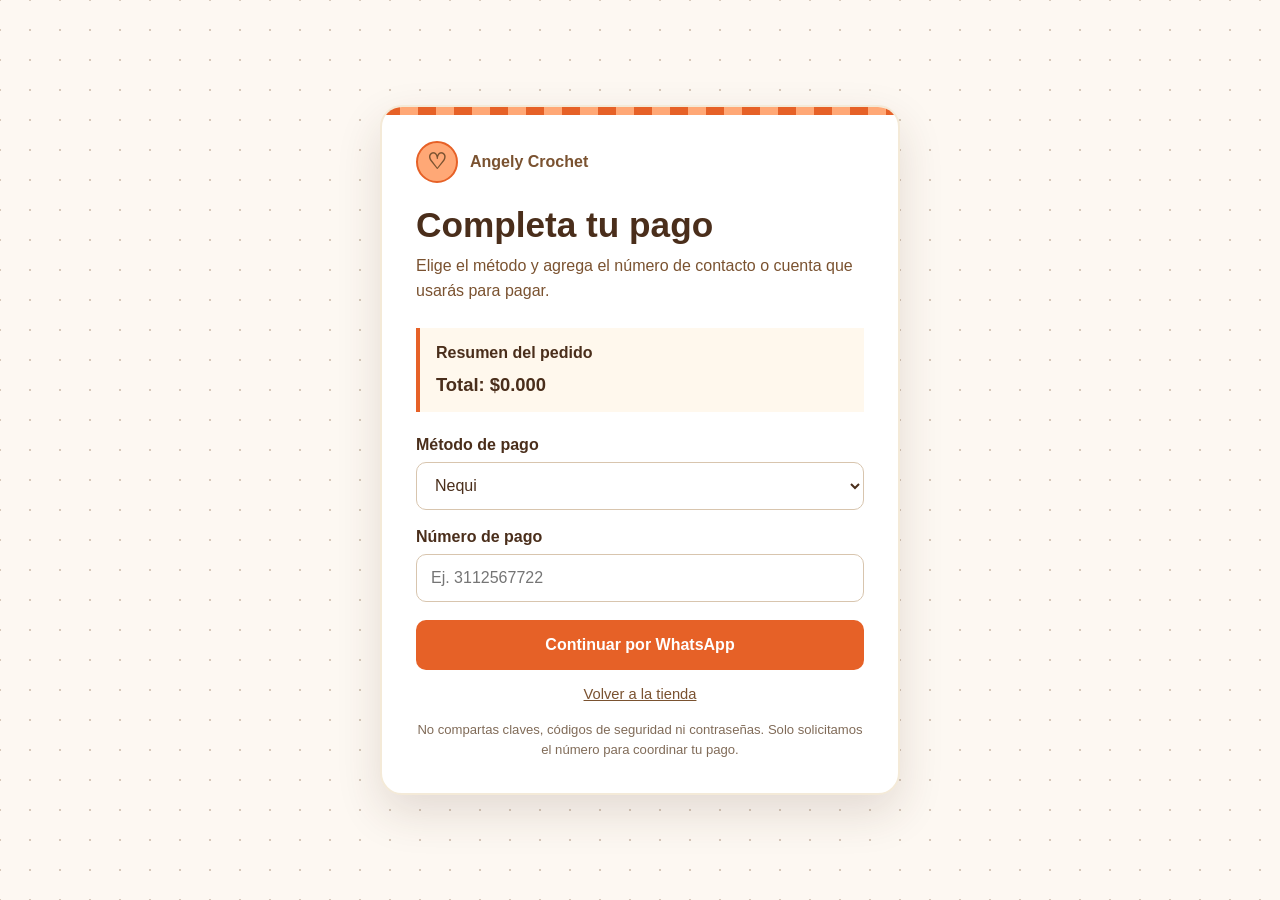
<file: payment.html>
<!DOCTYPE html>
<html lang="es">
<head>
    <meta charset="UTF-8">
    <meta name="viewport" content="width=device-width, initial-scale=1.0">
    <title>Pago | Angely Crochet</title>
    <style>
        :root {
            --cafe-oscuro: #4A2E1B;
            --cafe-medio: #7A5230;
            --naranja: #E66127;
            --naranja-claro: #FFA876;
            --beige: #FDF8F2;
            --beige-tarjeta: #F4EAD8;
            --blanco: #FFFFFF;
        }

        * { box-sizing: border-box; }

        body {
            min-height: 100vh;
            margin: 0;
            display: grid;
            place-items: center;
            padding: 24px;
            color: var(--cafe-oscuro);
            background-color: var(--beige);
            background-image: radial-gradient(var(--cafe-medio) 0.5px, transparent 0.5px), radial-gradient(var(--cafe-medio) 0.6px, var(--beige) 0.75px);
            background-size: 30px 30px;
            background-position: 0 0, 15px 15px;
            font-family: "Segoe UI", Tahoma, sans-serif;
        }

        .payment-card {
            width: min(100%, 520px);
            padding: 34px;
            background: var(--blanco);
            border: 2px solid var(--beige-tarjeta);
            border-radius: 22px;
            box-shadow: 0 18px 45px rgba(74, 46, 27, 0.14);
            position: relative;
            overflow: hidden;
        }

        .payment-card::before {
            content: "";
            position: absolute;
            inset: 0 0 auto;
            height: 8px;
            background: repeating-linear-gradient(90deg, var(--naranja) 0 18px, var(--naranja-claro) 18px 36px);
        }

        .brand {
            display: flex;
            align-items: center;
            gap: 12px;
            margin-bottom: 22px;
            font-weight: 700;
            color: var(--cafe-medio);
        }

        .brand-mark {
            width: 42px;
            height: 42px;
            display: grid;
            place-items: center;
            border: 2px solid var(--naranja);
            border-radius: 50%;
            background: var(--naranja-claro);
            font-size: 22px;
        }

        h1 { margin: 0 0 8px; font-size: clamp(1.6rem, 5vw, 2.2rem); }
        .intro { margin: 0 0 24px; color: var(--cafe-medio); line-height: 1.6; }

        .order-summary {
            margin-bottom: 24px;
            padding: 16px;
            border-left: 4px solid var(--naranja);
            background: #fff8ed;
        }

        .order-summary strong { display: block; margin-bottom: 6px; }
        #order-items { margin: 0; padding-left: 20px; color: var(--cafe-medio); font-size: 0.93rem; }
        .total { margin-top: 12px; font-size: 1.15rem; font-weight: 700; }

        label { display: block; margin-bottom: 8px; font-weight: 700; }
        select, input {
            width: 100%;
            min-height: 48px;
            padding: 12px 14px;
            border: 1px solid #d8c5ae;
            border-radius: 10px;
            background: var(--blanco);
            color: var(--cafe-oscuro);
            font: inherit;
        }

        .field { margin-bottom: 18px; }
        input:focus, select:focus { outline: 3px solid rgba(230, 97, 39, 0.2); border-color: var(--naranja); }
        button {
            width: 100%;
            min-height: 50px;
            border: 0;
            border-radius: 10px;
            background: var(--naranja);
            color: var(--blanco);
            font: inherit;
            font-weight: 700;
            cursor: pointer;
        }
        button:hover { background: var(--cafe-oscuro); }
        .back { display: block; margin-top: 16px; text-align: center; color: var(--cafe-medio); font-size: 0.92rem; }
        .note { margin: 18px 0 0; color: #806b58; font-size: 0.82rem; line-height: 1.5; text-align: center; }

        @media (max-width: 480px) {
            body { padding: 12px; }
            .payment-card { padding: 28px 20px; }
        }
    </style>
</head>
<body>
    <main class="payment-card">
        <div class="brand"><span class="brand-mark">&#9825;</span> Angely Crochet</div>
        <h1>Completa tu pago</h1>
        <p class="intro">Elige el m&eacute;todo y agrega el n&uacute;mero de contacto o cuenta que usar&aacute;s para pagar.</p>

        <section class="order-summary" aria-label="Resumen del pedido">
            <strong>Resumen del pedido</strong>
            <ul id="order-items"></ul>
            <div class="total">Total: $<span id="order-total">0.000</span></div>
        </section>

        <form id="payment-form">
            <div class="field">
                <label for="payment-method">M&eacute;todo de pago</label>
                <select id="payment-method" required>
                    <option value="Nequi">Nequi</option>
                    <option value="Daviplata">Daviplata</option>
                    <option value="Bancolombia">Bancolombia</option>
                    <option value="PSE">PSE</option>
                    <option value="Efectivo">Efectivo</option>
                    <option value="Transferencia">Transferencia</option>
                </select>
            </div>
            <div class="field">
                <label for="payment-number">N&uacute;mero de pago</label>
                <input id="payment-number" type="tel" inputmode="numeric" autocomplete="tel" placeholder="Ej. 3112567722" required>
            </div>
            <button type="submit">Continuar por WhatsApp</button>
        </form>
        <a class="back" href="index.html">Volver a la tienda</a>
        <p class="note">No compartas claves, c&oacute;digos de seguridad ni contrase&ntilde;as. Solo solicitamos el n&uacute;mero para coordinar tu pago.</p>
    </main>

    <script>
        const params = new URLSearchParams(window.location.search);
        const methodParam = params.get('method');
        const amountParam = Number(params.get('amount'));
        const itemsParam = params.get('items');
        const methodSelect = document.getElementById('payment-method');
        const orderItems = document.getElementById('order-items');
        const orderTotal = document.getElementById('order-total');
        const paymentForm = document.getElementById('payment-form');

        if (methodParam && [...methodSelect.options].some(option => option.value === methodParam)) {
            methodSelect.value = methodParam;
        }

        if (Number.isFinite(amountParam)) orderTotal.textContent = amountParam.toFixed(3);

        try {
            const decodedItems = decodeURIComponent(itemsParam || '[]');
            const items = JSON.parse(decodedItems);
            items.forEach(item => {
                const listItem = document.createElement('li');
                listItem.textContent = `${item.name} - $${Number(item.price).toFixed(3)}`;
                orderItems.appendChild(listItem);
            });
        } catch (error) {
            const listItem = document.createElement('li');
            listItem.textContent = 'Pedido de Angely Crochet';
            orderItems.appendChild(listItem);
        }

        paymentForm.addEventListener('submit', event => {
            event.preventDefault();
            const method = methodSelect.value;
            const paymentNumber = document.getElementById('payment-number').value.trim();
            const message = `Hola Angely Crochet, quiero pagar con ${method}.\nNumero de pago: ${paymentNumber}\nTotal: $${Number.isFinite(amountParam) ? amountParam.toFixed(3) : '0.000'}`;
            window.open(`https://wa.me/573112567722?text=${encodeURIComponent(message)}`, '_blank');
        });
    </script>
</body>
</html>
</file>
